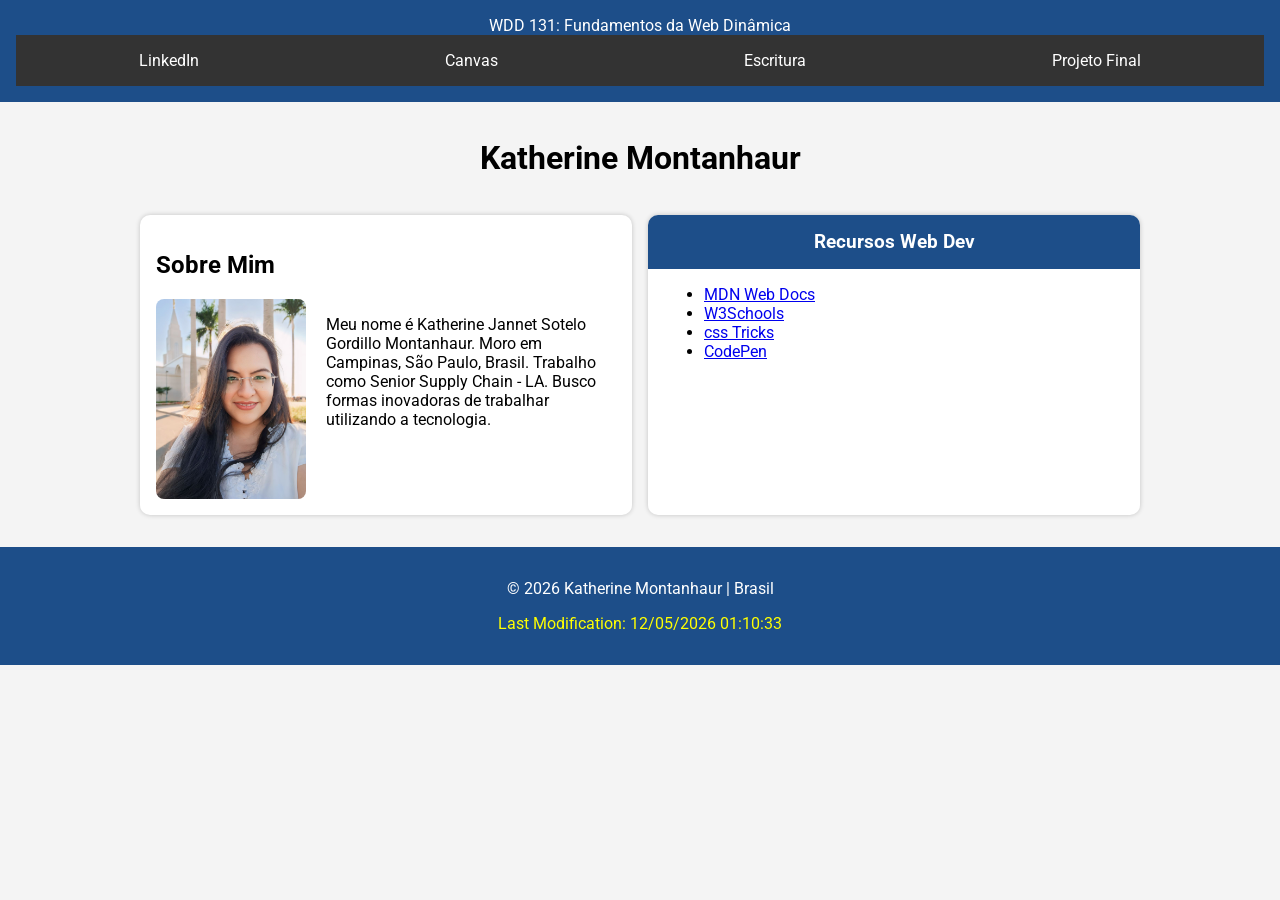
<file: index.html>
<!DOCTYPE html>
<html lang="pt-BR">

<head>
    <meta charset="UTF-8">
    <meta name="viewport" content="width=device-width, initial-scale=1.0">
    <title>WDD 131 – Fundamentos da Web Dinâmica - Katherine Montanhaur</title>

    <meta name="description"
        content="WDD 131 – Fundamentos da Web Dinâmica. Katherine Jannet Sotelo Gordillo Montanhaur. Página inicial do curso.">

    <meta name="author" content="Katherine Jannet Sotelo Gordillo Montanhaur">

    <link rel="stylesheet" href="estilos/base.css">

    <script src="scripts/obterdatas.js" defer></script>
    <link rel="preconnect" href="https://fonts.googleapis.com">
    <link rel="preconnect" href="https://fonts.gstatic.com" crossorigin>

    <link href="https://fonts.googleapis.com/css2?family=Roboto:wght@400;700&display=swap" rel="stylesheet">
</head>

<body>

    <header>
        <span id="course-title">
            WDD 131: Fundamentos da Web Dinâmica
        </span>

        <nav>
            <a href="https://www.linkedin.com/" target="_blank">LinkedIn</a>
            <a href="https://byupw.instructure.com/" target="_blank">Canvas</a>
            <a href="https://www.churchofjesuschrist.org/study/scriptures/bofm/1-ne/3?lang=por&id=p7#p7"
                target="_blank">
                Escritura
            </a>
            <a href="#">Projeto Final</a>
        </nav>
    </header>

    <main>
        <h1>Katherine Montanhaur</h1>

        <section class="card">
            <h2>Sobre Mim</h2>
            <div class="about">
                <img src="imagens/profile.jpg" alt="Foto de Katherine" class="profile">
                <p>
                    Meu nome é Katherine Jannet Sotelo Gordillo Montanhaur.
                    Moro em Campinas, São Paulo, Brasil.
                    Trabalho como Senior Supply Chain - LA.
                    Busco formas inovadoras de trabalhar utilizando a tecnologia.
                </p>
            </div>
        </section>

        <section class="card">
            <h3>Recursos Web Dev</h3>

            <ul>
                <li>
                    <a href="https://developer.mozilla.org/" target="_blank">
                        MDN Web Docs
                    </a>
                </li>
                <li>
                    <a href="https://www.w3schools.com/" target="_blank">
                        W3Schools
                    </a>
                </li>

                <li>
                    <a href="https://css-tricks.com/" target="_blank">
                        css Tricks
                    </a>
                </li>
                <li>
                    <a href="https://codepen.io/" target="_blank">
                        CodePen
                    </a>
                </li>
            </ul>
        </section>
    </main>

    <footer>
        <p>
            © <span id="currentyear"></span>
            Katherine Montanhaur | Brasil
        </p>

        <p id="lastModified"></p>
    </footer>

</body>

</html>
</file>
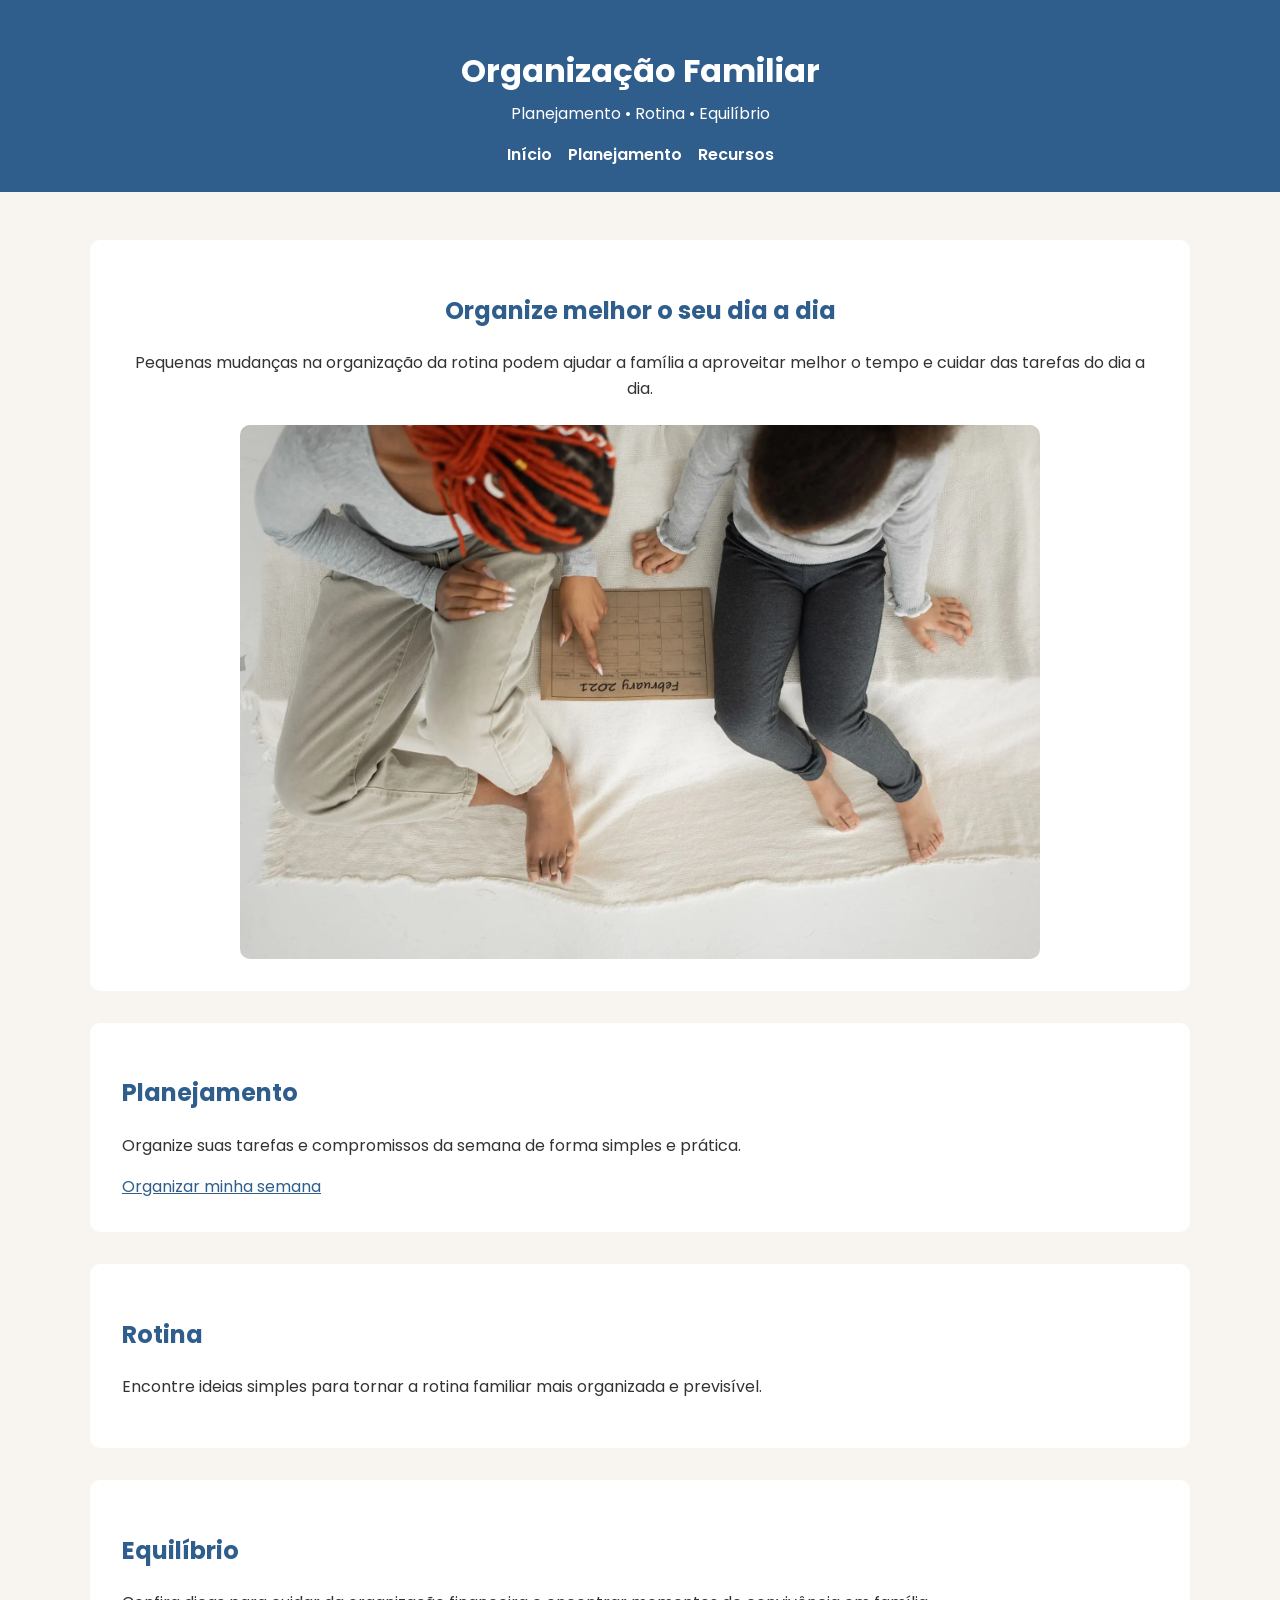
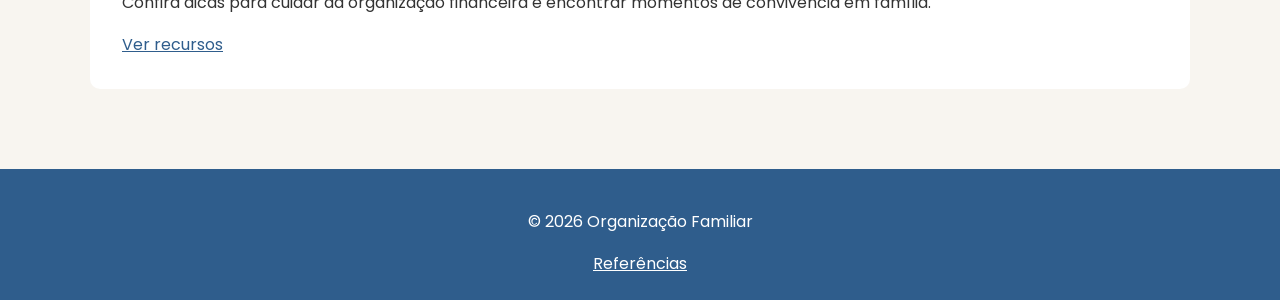
<file: projeto/index.html>
<!DOCTYPE html>
<html lang="pt-BR">

<head>
    <meta charset="UTF-8">
    <meta name="viewport" content="width=device-width, initial-scale=1.0">
    <meta name="description"
        content="Organização Familiar: dicas simples para ajudar famílias a organizar a rotina, o planejamento e o orçamento.">
    <meta name="author" content="Jannet">
    <title>Organização Familiar | Início</title>

    <link rel="preconnect" href="https://fonts.googleapis.com">
    <link rel="preconnect" href="https://fonts.gstatic.com" crossorigin>
    <link href="https://fonts.googleapis.com/css2?family=Poppins:wght@400;600;700&display=swap" rel="stylesheet">

    <link rel="stylesheet" href="estilos/base.css">
</head>

<body>

    <header>
        <h1>Organização Familiar</h1>
        <p>Planejamento • Rotina • Equilíbrio</p>

        <nav>
            <ul>
                <li><a href="index.html">Início</a></li>
                <li><a href="planejamento.html">Planejamento</a></li>
                <li><a href="recursos.html">Recursos</a></li>
            </ul>
        </nav>
    </header>

    <main>

        <section class="destaque">
            <h2>Organize melhor o seu dia a dia</h2>
        
            <p>
                Pequenas mudanças na organização da rotina podem ajudar a família
                a aproveitar melhor o tempo e cuidar das tarefas do dia a dia.
            </p>
        
            <img src="imagens/familia-organizacao.webp" 
            alt="Família organizando as atividades do dia em uma mesa"
            width="800"
            height="500"
            loading="lazy">
        </section>

        <section>
            <h2>Planejamento</h2>

            <p>
                Organize suas tarefas e compromissos da semana de forma simples
                e prática.
            </p>

            <a href="planejamento.html">Organizar minha semana</a>
        </section>

        <section>
            <h2>Rotina</h2>

            <p>
                Encontre ideias simples para tornar a rotina familiar mais
                organizada e previsível.
            </p>
        </section>

        <section>
            <h2>Equilíbrio</h2>

            <p>
                Confira dicas para cuidar da organização financeira e encontrar
                momentos de convivência em família.
            </p>

            <a href="recursos.html">Ver recursos</a>
        </section>

    </main>

    <footer>
        <p>&copy; 2026 Organização Familiar</p>
        <a href="referencias.html">Referências</a>
    </footer>

</body>

</html>
</file>
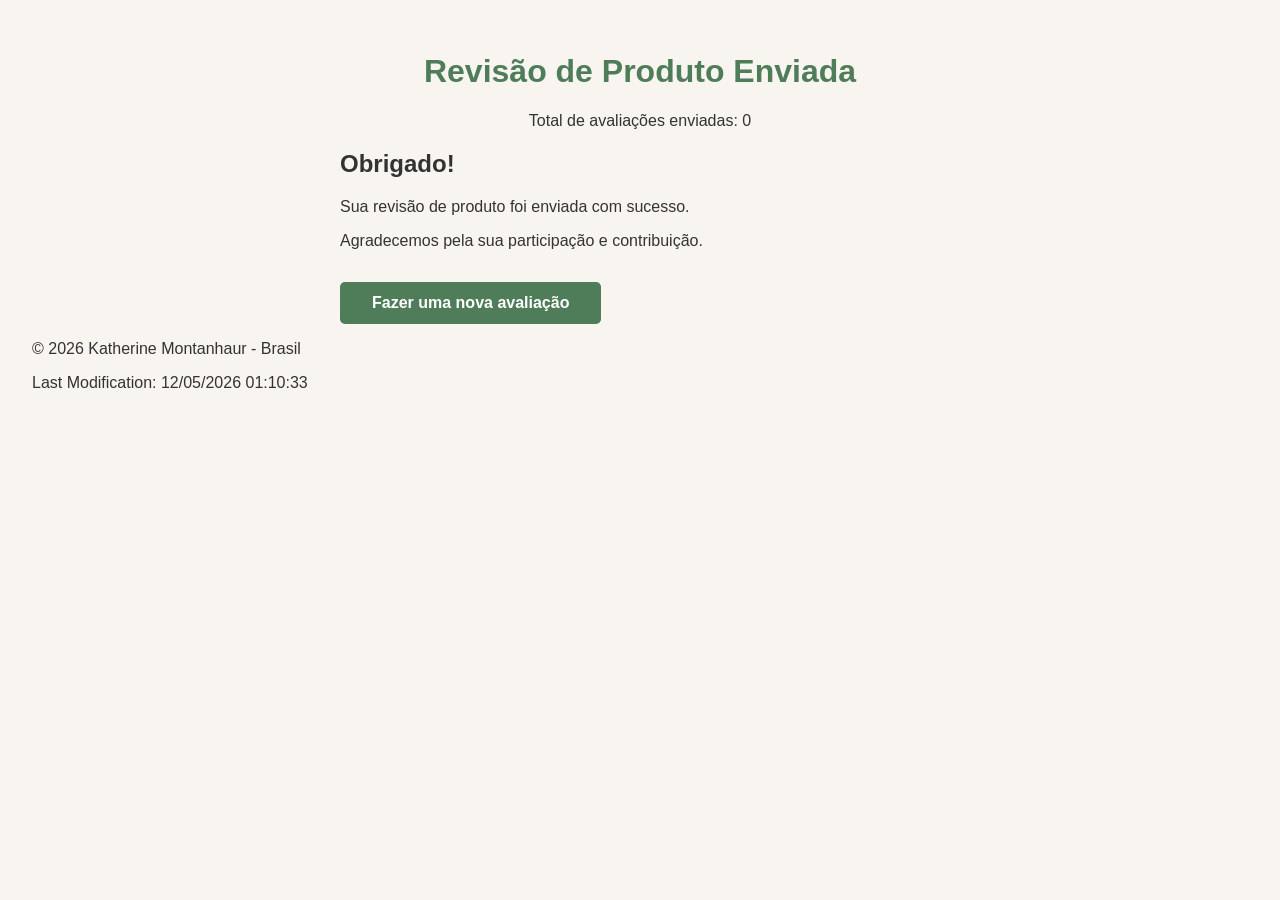
<file: avaliacao.html>
<!DOCTYPE html>
<html lang="pt-BR">

<head>
    <meta charset="UTF-8">

    <meta name="viewport" content="width=device-width, initial-scale=1.0">

    <meta name="description"
        content="Página de confirmação da revisão de produto enviada pelo usuário, mostrando o total de avaliações registradas.">

    <meta name="author" content="Katherine Montanhaur">

    <title>Revisão de Produto Enviada</title>

    <link rel="stylesheet" href="estilos/formulario.css">

    <script src="scripts/avaliacao.js" defer></script>
    <script src="scripts/obterdatas.js" defer></script>
</head>


<body>

    <header>

        <h1>Revisão de Produto Enviada</h1>

        <p>
            Total de avaliações enviadas:
            <span id="contador">0</span>
        </p>

    </header>


    <main>

        <h2>Obrigado!</h2>

        <p>
            Sua revisão de produto foi enviada com sucesso.
        </p>

        <p>
            Agradecemos pela sua participação e contribuição.
        </p>

        <p>
            <a href="formulario.html" class="botao">
                Fazer uma nova avaliação
            </a>
        </p>

    </main>


    <footer>

        <p>
            &copy; <span id="currentyear"></span> Katherine Montanhaur - Brasil
        </p>

        <p id="lastModified"></p>

    </footer>


</body>

</html>
</file>
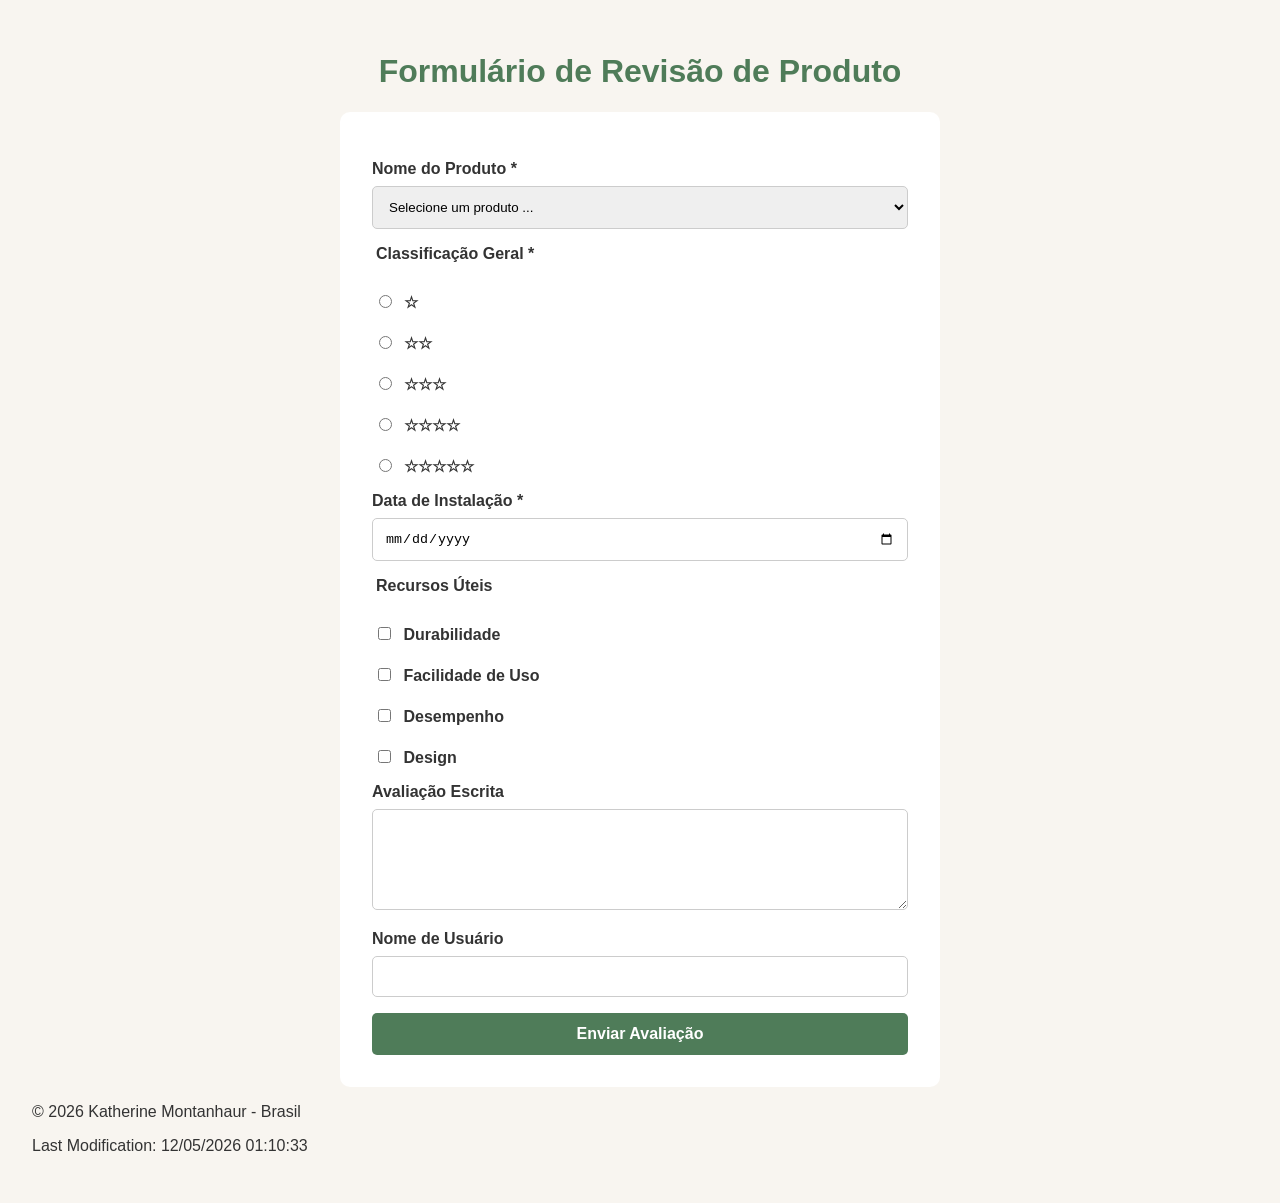
<file: formulario.html>
<!DOCTYPE html>
<html lang="pt-BR">

<head>
    <meta charset="UTF-8">

    <meta name="viewport" content="width=device-width, initial-scale=1.0">

    <meta name="description"
        content="Formulário de avaliação de produtos para registrar classificação, recursos úteis e comentários sobre a experiência do usuário.">

    <meta name="author" content="Katherine Montanhaur">

    <title>Formulário de Revisão de Produto</title>

    <link rel="stylesheet" href="estilos/formulario.css">

    <script src="scripts/formulario.js" defer></script>
    <script src="scripts/obterdatas.js" defer></script>
</head>


<body>

    <header>

        <h1>Formulário de Revisão de Produto</h1>

    </header>


    <main>

        <form method="get" action="avaliacao.html">


            <div>

                <label for="produto">
                    Nome do Produto <span>*</span>
                </label>

                <select id="produto" name="produto" required>
                    <option value="" disabled selected>Selecione um produto ...</option>
                    <option value="fc-1888">Capacitor de fluxo</option>
                </select>

            </div>



            <fieldset>

                <legend>Classificação Geral <span>*</span></legend>


                <label for="nota1">
                    <input type="radio" id="nota1" name="classificacao" value="1" required>
                    ☆
                </label>


                <label for="nota2">
                    <input type="radio" id="nota2" name="classificacao" value="2" required>
                    ☆☆
                </label>


                <label for="nota3">
                    <input type="radio" id="nota3" name="classificacao" value="3" required>
                    ☆☆☆
                </label>


                <label for="nota4">
                    <input type="radio" id="nota4" name="classificacao" value="4" required>
                    ☆☆☆☆
                </label>


                <label for="nota5">
                    <input type="radio" id="nota5" name="classificacao" value="5" required>
                    ☆☆☆☆☆
                </label>


            </fieldset>



            <div>

                <label for="instalacao">
                    Data de Instalação <span>*</span>
                </label>

                <input type="date" id="instalacao" name="instalacao" required>

            </div>



            <fieldset>

                <legend>Recursos Úteis</legend>


                <label for="durabilidade">

                    <input type="checkbox" id="durabilidade" name="recursos" value="Durabilidade">

                    Durabilidade

                </label>


                <label for="facilidade">

                    <input type="checkbox" id="facilidade" name="recursos" value="Facilidade de Uso">

                    Facilidade de Uso

                </label>


                <label for="desempenho">

                    <input type="checkbox" id="desempenho" name="recursos" value="Desempenho">

                    Desempenho

                </label>


                <label for="design">

                    <input type="checkbox" id="design" name="recursos" value="Design">

                    Design

                </label>


            </fieldset>



            <div>

                <label for="avaliacao">
                    Avaliação Escrita
                </label>


                <textarea id="avaliacao" name="avaliacao" rows="5"></textarea>

            </div>



            <div>

                <label for="usuario">
                    Nome de Usuário
                </label>


                <input type="text" id="usuario" name="usuario">

            </div>



            <div>

                <input class="botao" type="submit" value="Enviar Avaliação">

            </div>


        </form>


    </main>



    <footer>


        <p>
            &copy; <span id="currentyear"></span> Katherine Montanhaur - Brasil
        </p>


        <p id="lastModified"></p>


    </footer>



</body>

</html>
</file>
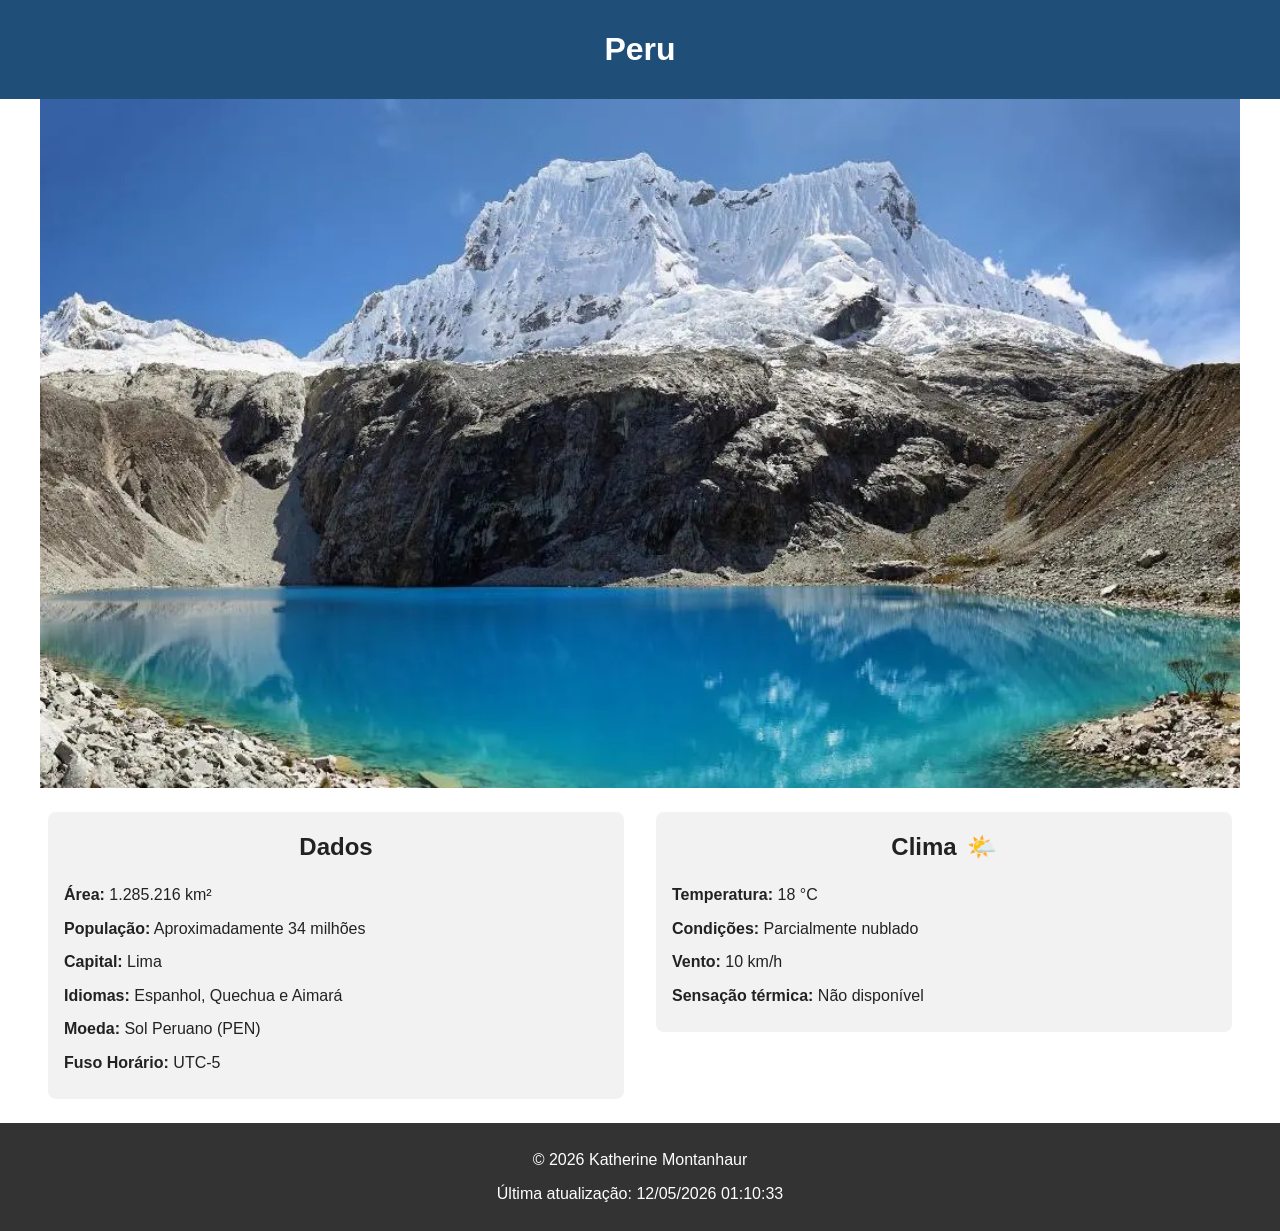
<file: local.html>
<!DOCTYPE html>
<html lang="pt-BR">

<head>
    <meta charset="UTF-8">
    <meta name="viewport" content="width=device-width, initial-scale=1.0">

    <title>Peru | Página do País - WDD 131</title>

    <meta name="description" content="Página do país Peru desenvolvida para a atividade WDD 131 da BYU-Idaho.">

    <meta name="author" content="Katherine Montanhaur">

    <link rel="stylesheet" href="estilos/local.css">

    <script src="scripts/local.js" defer></script>
</head>

<body>

    <header>
        <h1>Peru</h1>
    </header>

    <main>

        <picture>
            <source srcset="imagens/peru-large.webp" media="(min-width: 768px)">

            <img src="imagens/peru-small.webp" alt="Machu Picchu, antigo sítio arqueológico dos Incas no Peru"
                width="600" height="400" decoding="async">
        </picture>

        <section class="data">

            <h2>Dados</h2>

            <ul>
                <li><strong>Área:</strong> 1.285.216 km²</li>
                <li><strong>População:</strong> Aproximadamente 34 milhões</li>
                <li><strong>Capital:</strong> Lima</li>
                <li><strong>Idiomas:</strong> Espanhol, Quechua e Aimará</li>
                <li><strong>Moeda:</strong> Sol Peruano (PEN)</li>
                <li><strong>Fuso Horário:</strong> UTC-5</li>
            </ul>

        </section>

        <section class="weather">

            <h2 class="weather-title">Clima</h2>

            <img src="imagens/weather.svg" alt="Ícone representando o clima" class="weather-icon">

            <ul>
                <li><strong>Temperatura:</strong> 18 °C</li>
                <li><strong>Condições:</strong> Parcialmente nublado</li>
                <li><strong>Vento:</strong> 10 km/h</li>
                <li>
                    <strong>Sensação térmica:</strong>
                    <span id="windchill"></span>
                </li>
            </ul>

        </section>

    </main>

    <footer>

        <p>
            © <span id="currentyear"></span> Katherine Montanhaur
        </p>

        <p id="lastModified"></p>

    </footer>

</body>

</html>
</file>
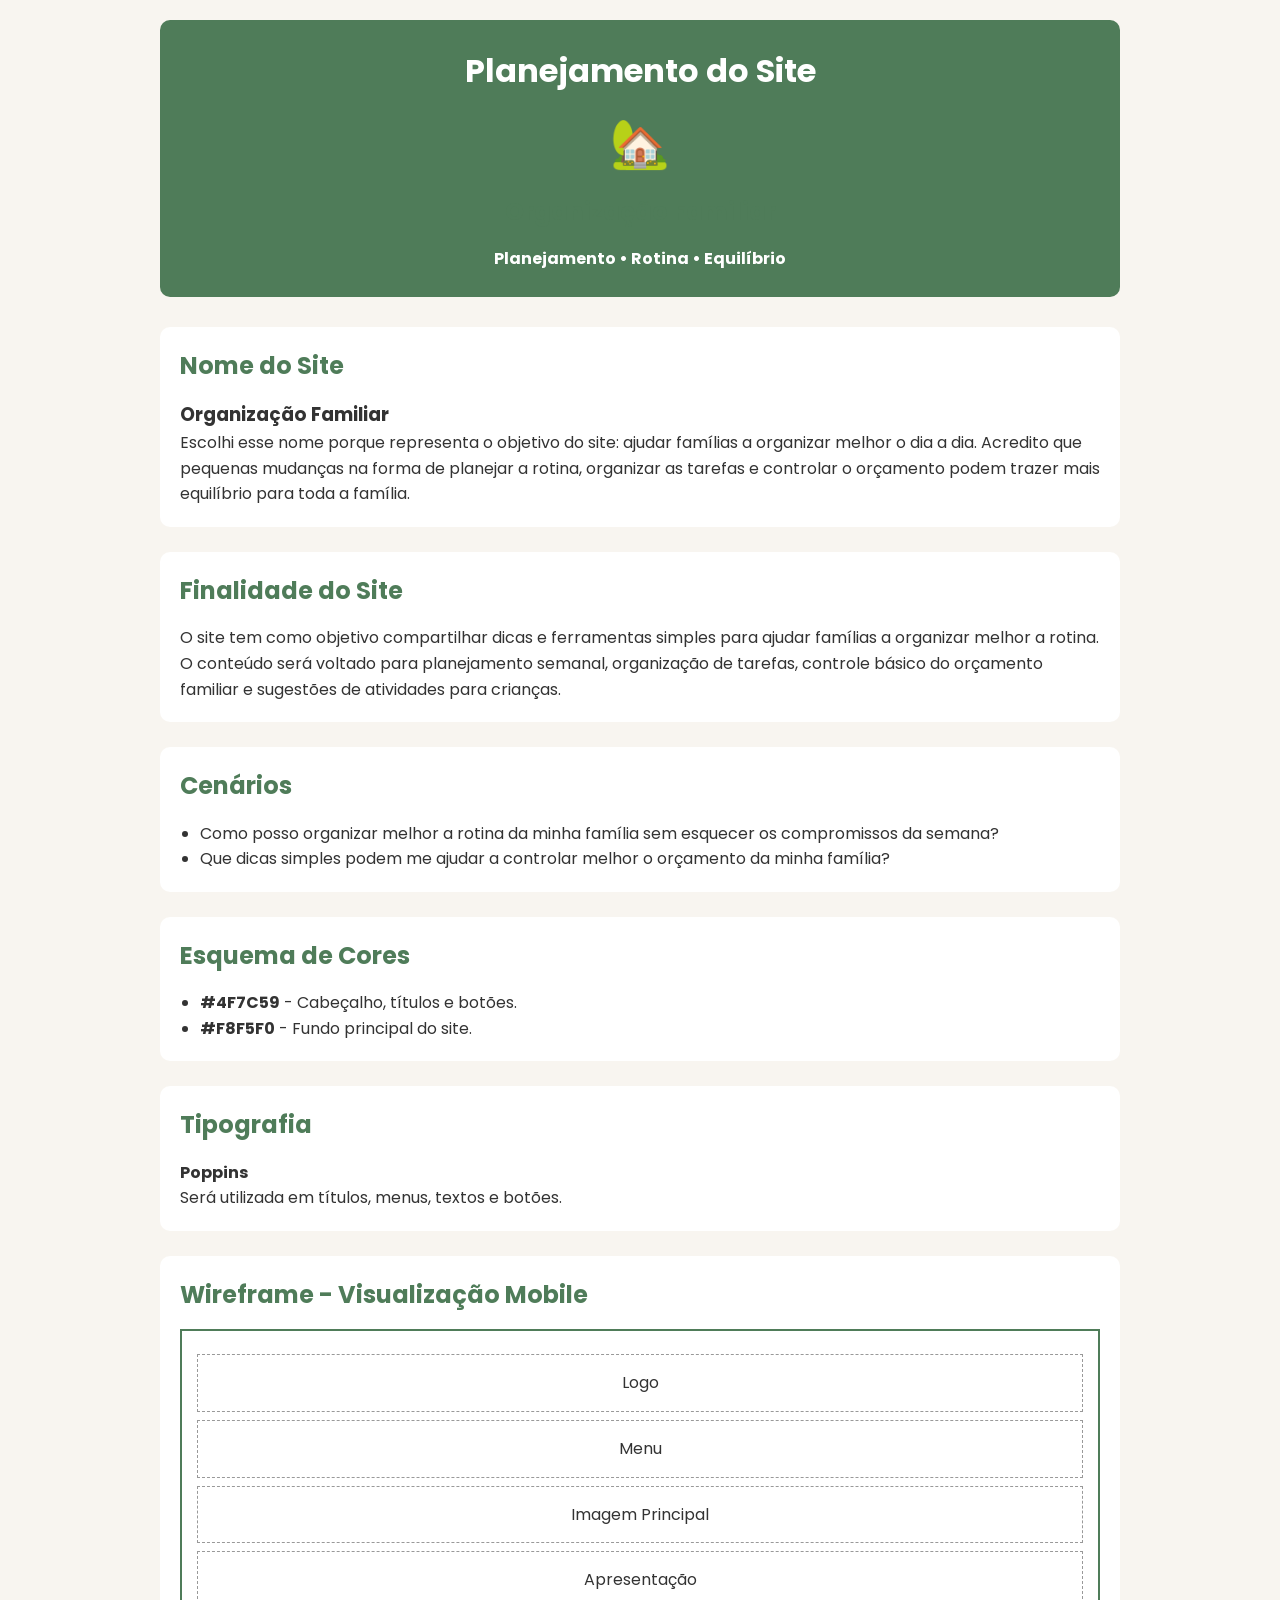
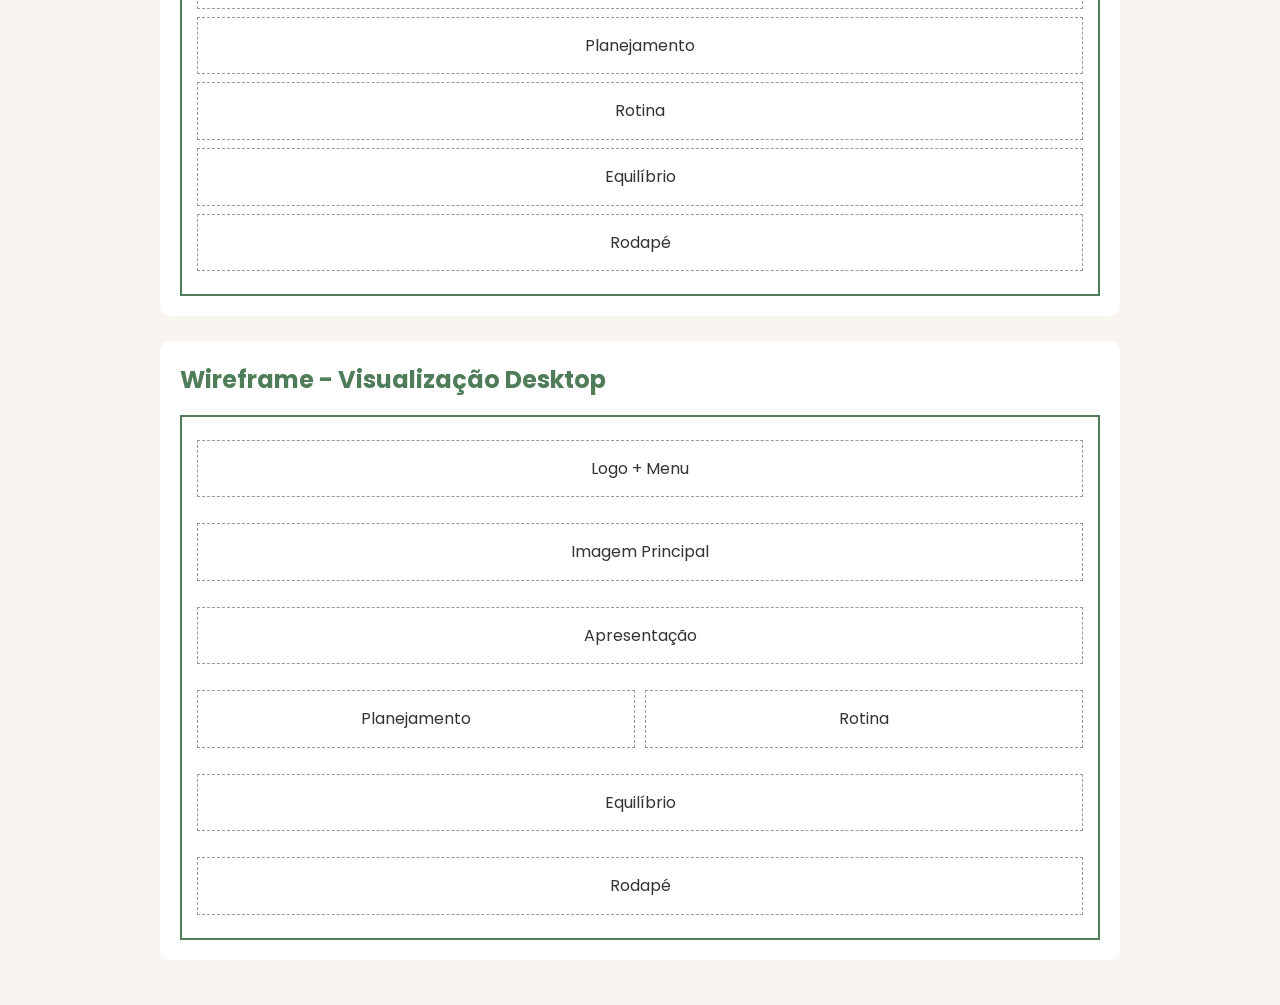
<file: planejamentodosite.html>
<!DOCTYPE html>
<html lang="pt-BR">

<head>
    <meta charset="UTF-8">
    <meta name="viewport" content="width=device-width, initial-scale=1.0">
    <meta name="description" content="Planejamento do site Organização Familiar">
    <meta name="author" content="Jannet">
    <title>Planejamento do Site - Organização Familiar</title>

    <link rel="preconnect" href="https://fonts.googleapis.com">
    <link rel="preconnect" href="https://fonts.gstatic.com" crossorigin>
    <link href="https://fonts.googleapis.com/css2?family=Poppins:wght@400;600;700&display=swap" rel="stylesheet">

    <link rel="stylesheet" href="estilos/planejamentodosite.css">
</head>

<body>

    <header>
        <h1>Planejamento do Site</h1>
        <div class="logo">
            🏡
        </div>
        <h2>Organização Familiar</h2>
        <p><strong>Planejamento • Rotina • Equilíbrio</strong></p>
    </header>

    <main>

        <section>
            <h2>Nome do Site</h2>

            <h3>Organização Familiar</h3>

            <p>
                Escolhi esse nome porque representa o objetivo do site: ajudar famílias
                a organizar melhor o dia a dia. Acredito que pequenas mudanças na forma
                de planejar a rotina, organizar as tarefas e controlar o orçamento podem
                trazer mais equilíbrio para toda a família.
            </p>
        </section>

        <section>
            <h2>Finalidade do Site</h2>

            <p>
                O site tem como objetivo compartilhar dicas e ferramentas simples para
                ajudar famílias a organizar melhor a rotina. O conteúdo será voltado para
                planejamento semanal, organização de tarefas, controle básico do orçamento
                familiar e sugestões de atividades para crianças.
            </p>
        </section>

        <section>
            <h2>Cenários</h2>

            <ul>
                <li>Como posso organizar melhor a rotina da minha família sem esquecer os compromissos da semana?</li>

                <li>Que dicas simples podem me ajudar a controlar melhor o orçamento da minha família?</li>
            </ul>

        </section>

        <section>
            <h2>Esquema de Cores</h2>

            <ul>
                <li><strong>#4F7C59</strong> - Cabeçalho, títulos e botões.</li>
                <li><strong>#F8F5F0</strong> - Fundo principal do site.</li>
            </ul>

        </section>

        <section>
            <h2>Tipografia</h2>

            <p><strong>Poppins</strong></p>

            <p>
                Será utilizada em títulos, menus, textos e botões.
            </p>

        </section>

        <section>

            <h2>Wireframe - Visualização Mobile</h2>

            <div class="wireframe mobile">

                <div>Logo</div>
                <div>Menu</div>
                <div>Imagem Principal</div>
                <div>Apresentação</div>
                <div>Planejamento</div>
                <div>Rotina</div>
                <div>Equilíbrio</div>
                <div>Rodapé</div>

            </div>

        </section>

        <section>

            <h2>Wireframe - Visualização Desktop</h2>

            <div class="wireframe desktop">

                <div class="full">Logo + Menu</div>

                <div class="full">Imagem Principal</div>

                <div class="full">Apresentação</div>

                <div>Planejamento</div>
                <div>Rotina</div>

                <div class="full">Equilíbrio</div>

                <div class="full">Rodapé</div>

            </div>

        </section>

    </main>

</body>

</html>
</file>
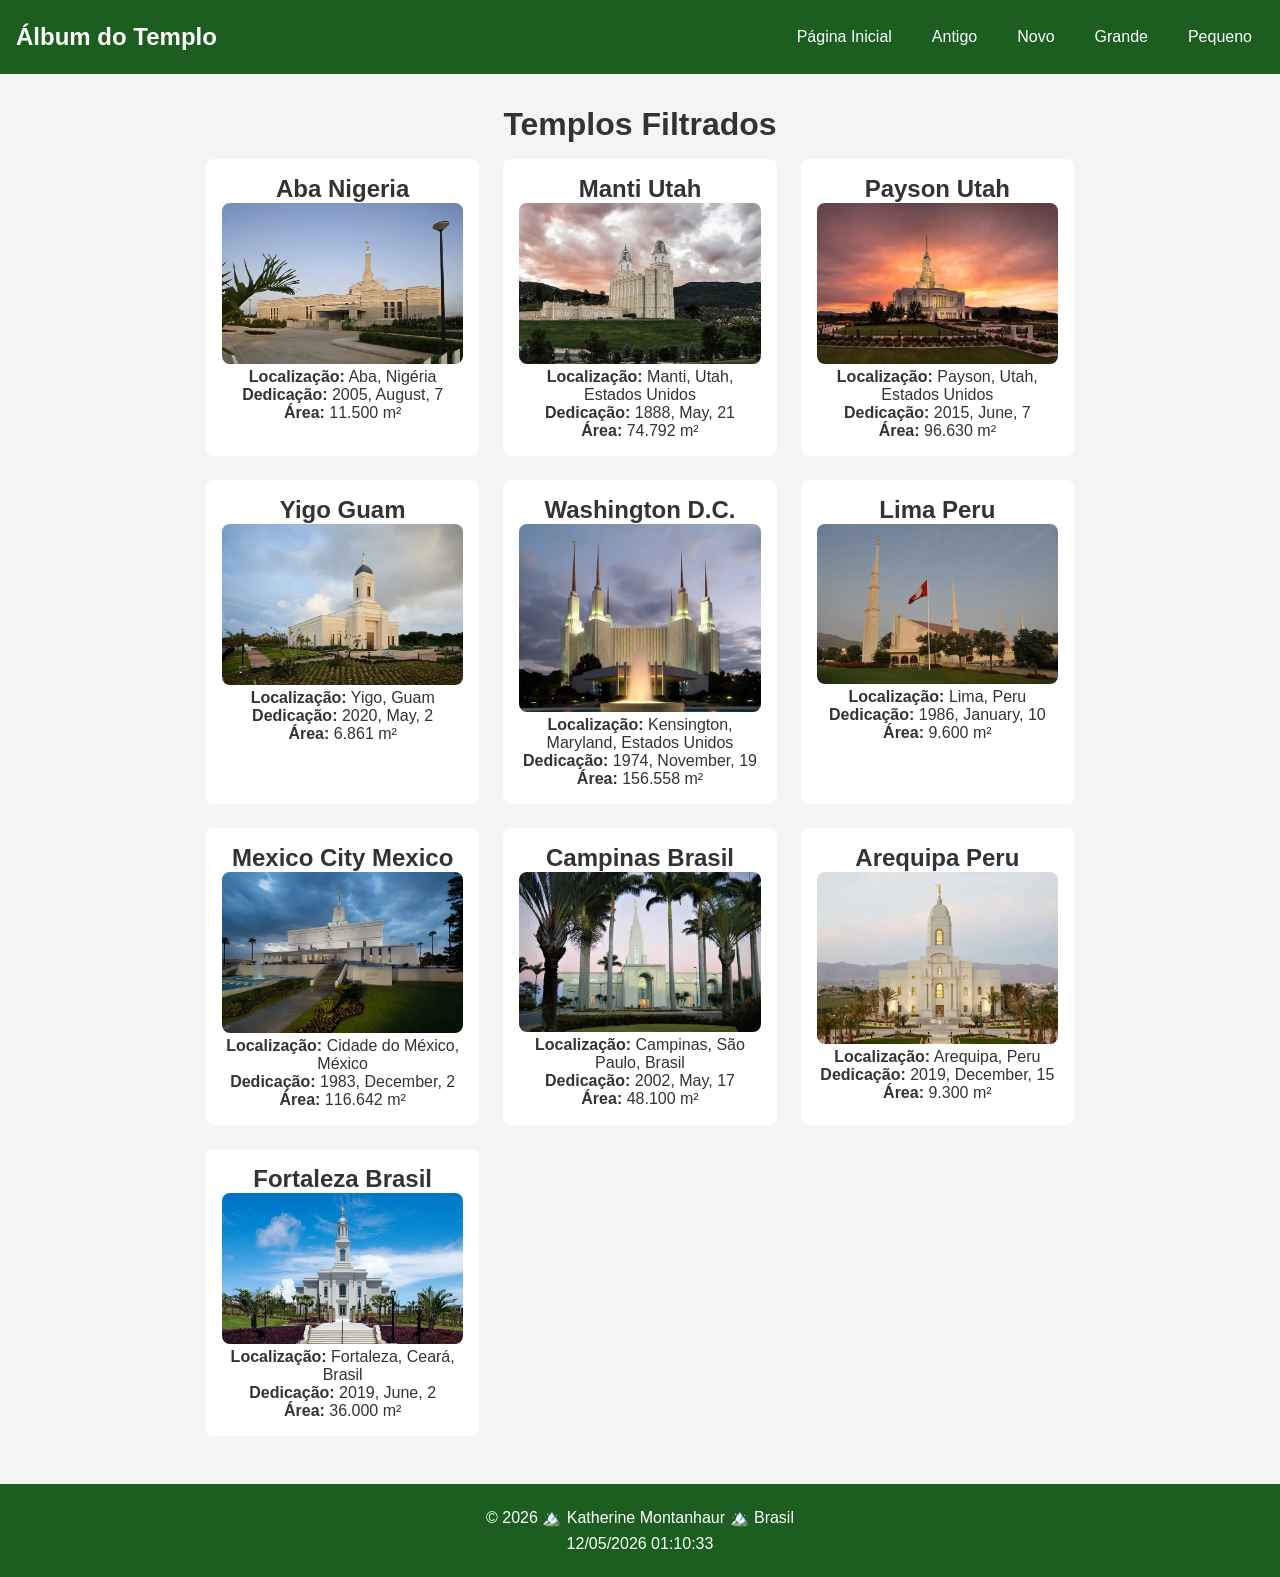
<file: templos-filtrados.html>
<!DOCTYPE html>
<html lang="pt-BR">

<head>
    <meta charset="UTF-8">
    <meta name="viewport" content="width=device-width, initial-scale=1.0">
    <meta name="description" content="Álbum de imagens de templos com filtros e informações de diferentes templos.">
    <meta name="author" content="Katherine Montanhaur">

    <title>Álbum de Templos Filtrados | WDD 131</title>

    <link rel="stylesheet" href="estilos/templos-filtrados.css">
    <link rel="stylesheet" href="estilos/templos-grande.css">

    <script src="scripts/templos-filtrados.js" defer></script>
</head>

<body>

    <header>
        <h2>Álbum do Templo</h2>

        <button id="menu" aria-label="Abrir menu">☰</button>

        <nav id="nav-menu">
            <a href="#" id="home">Página Inicial</a>
            <a href="#" id="old">Antigo</a>
            <a href="#" id="new">Novo</a>
            <a href="#" id="large">Grande</a>
            <a href="#" id="small">Pequeno</a>
        </nav>
    </header>

    <main>
        <h1>Templos Filtrados</h1>

        <section id="temple-container" class="galeria">
            <!-- Os cartões dos templos serão criados dinamicamente pelo JavaScript -->
        </section>
    </main>

    <footer>
        <p>
            &copy; <span id="currentyear"></span> 🏔️ Katherine Montanhaur 🏔️ Brasil
        </p>

        <p id="lastModified"></p>
    </footer>

</body>

</html>
</file>
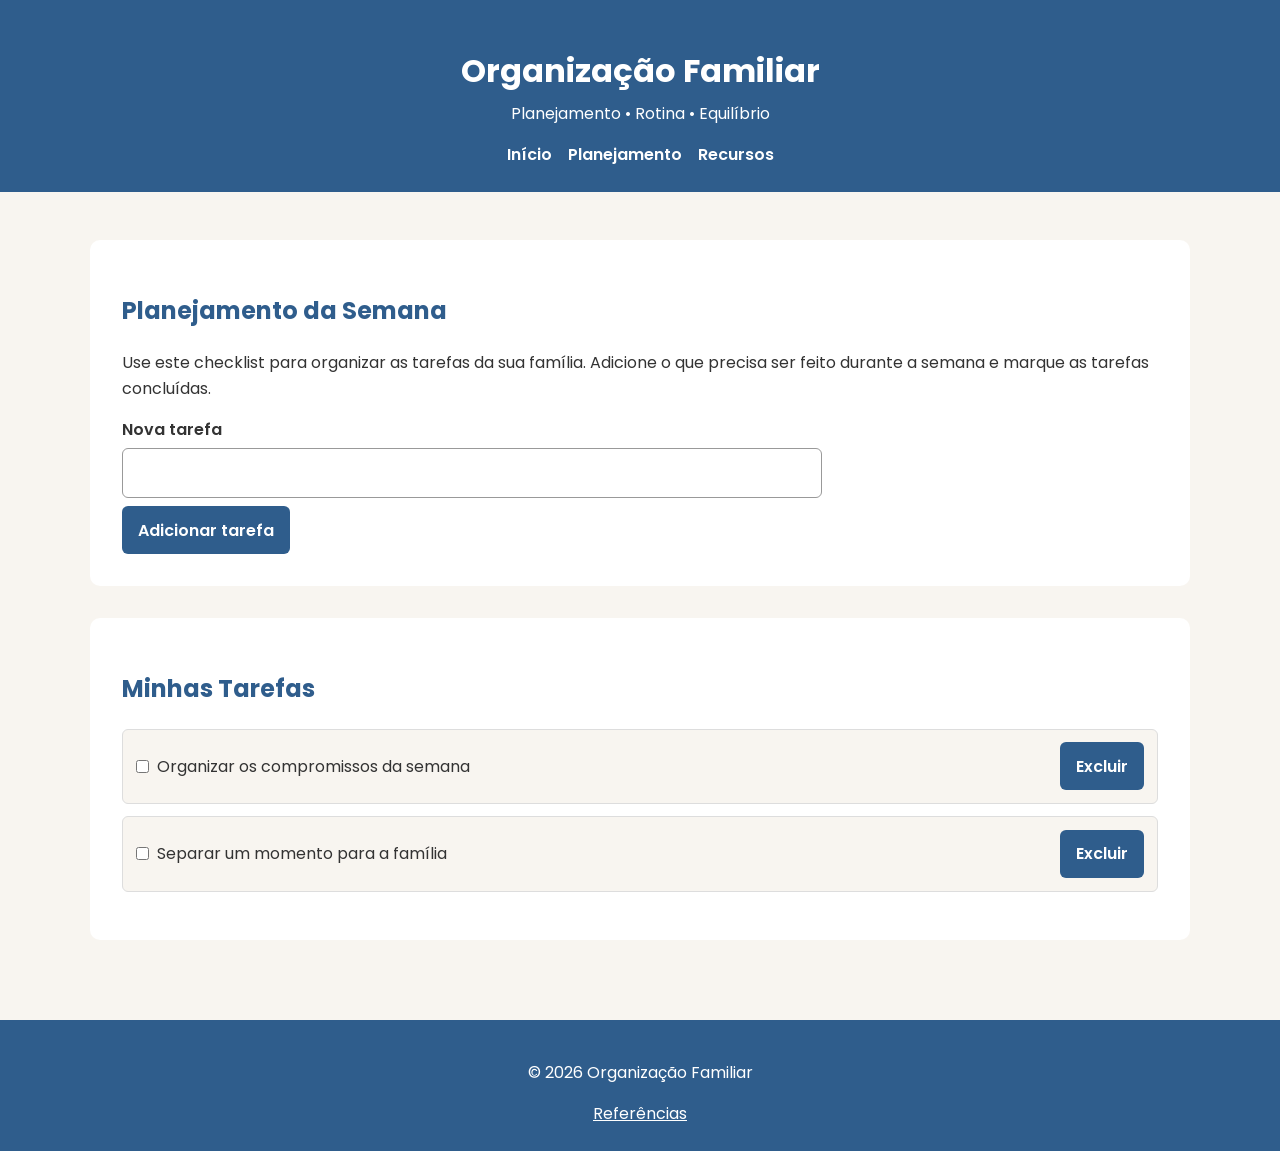
<file: projeto/planejamento.html>
<!DOCTYPE html>
<html lang="pt-BR">

<head>
    <meta charset="UTF-8">
    <meta name="viewport" content="width=device-width, initial-scale=1.0">
    <meta name="description" content="Organize as tarefas da semana com um checklist simples para a família.">
    <meta name="author" content="Jannet">
    <title>Planejamento | Organização Familiar</title>

    <link rel="preconnect" href="https://fonts.googleapis.com">
    <link rel="preconnect" href="https://fonts.gstatic.com" crossorigin>
    <link href="https://fonts.googleapis.com/css2?family=Poppins:wght@400;600;700&display=swap" rel="stylesheet">
    
    <link rel="stylesheet" href="estilos/base.css">
</head>

<body>

    <header>
        <h1>Organização Familiar</h1>
        <p>Planejamento • Rotina • Equilíbrio</p>

        <nav>
            <ul>
                <li><a href="index.html">Início</a></li>
                <li><a href="planejamento.html">Planejamento</a></li>
                <li><a href="recursos.html">Recursos</a></li>
            </ul>
        </nav>
    </header>

    <main>

        <section>
            <h2>Planejamento da Semana</h2>

            <p>
                Use este checklist para organizar as tarefas da sua família.
                Adicione o que precisa ser feito durante a semana e marque
                as tarefas concluídas.
            </p>

            <form id="form-tarefa">
                <label for="nova-tarefa">Nova tarefa</label>
                <input type="text" id="nova-tarefa" name="nova-tarefa" required>

                <button type="submit">Adicionar tarefa</button>
            </form>
        </section>

        <section>
            <h2>Minhas Tarefas</h2>

            <ul id="lista-tarefas">
            </ul>
        </section>

    </main>

    <footer>
        <p>&copy; 2026 Organização Familiar</p>
        <a href="referencias.html">Referências</a>
    </footer>

    <script src="scripts/planejamento.js"></script>

</body>

</html>
</file>
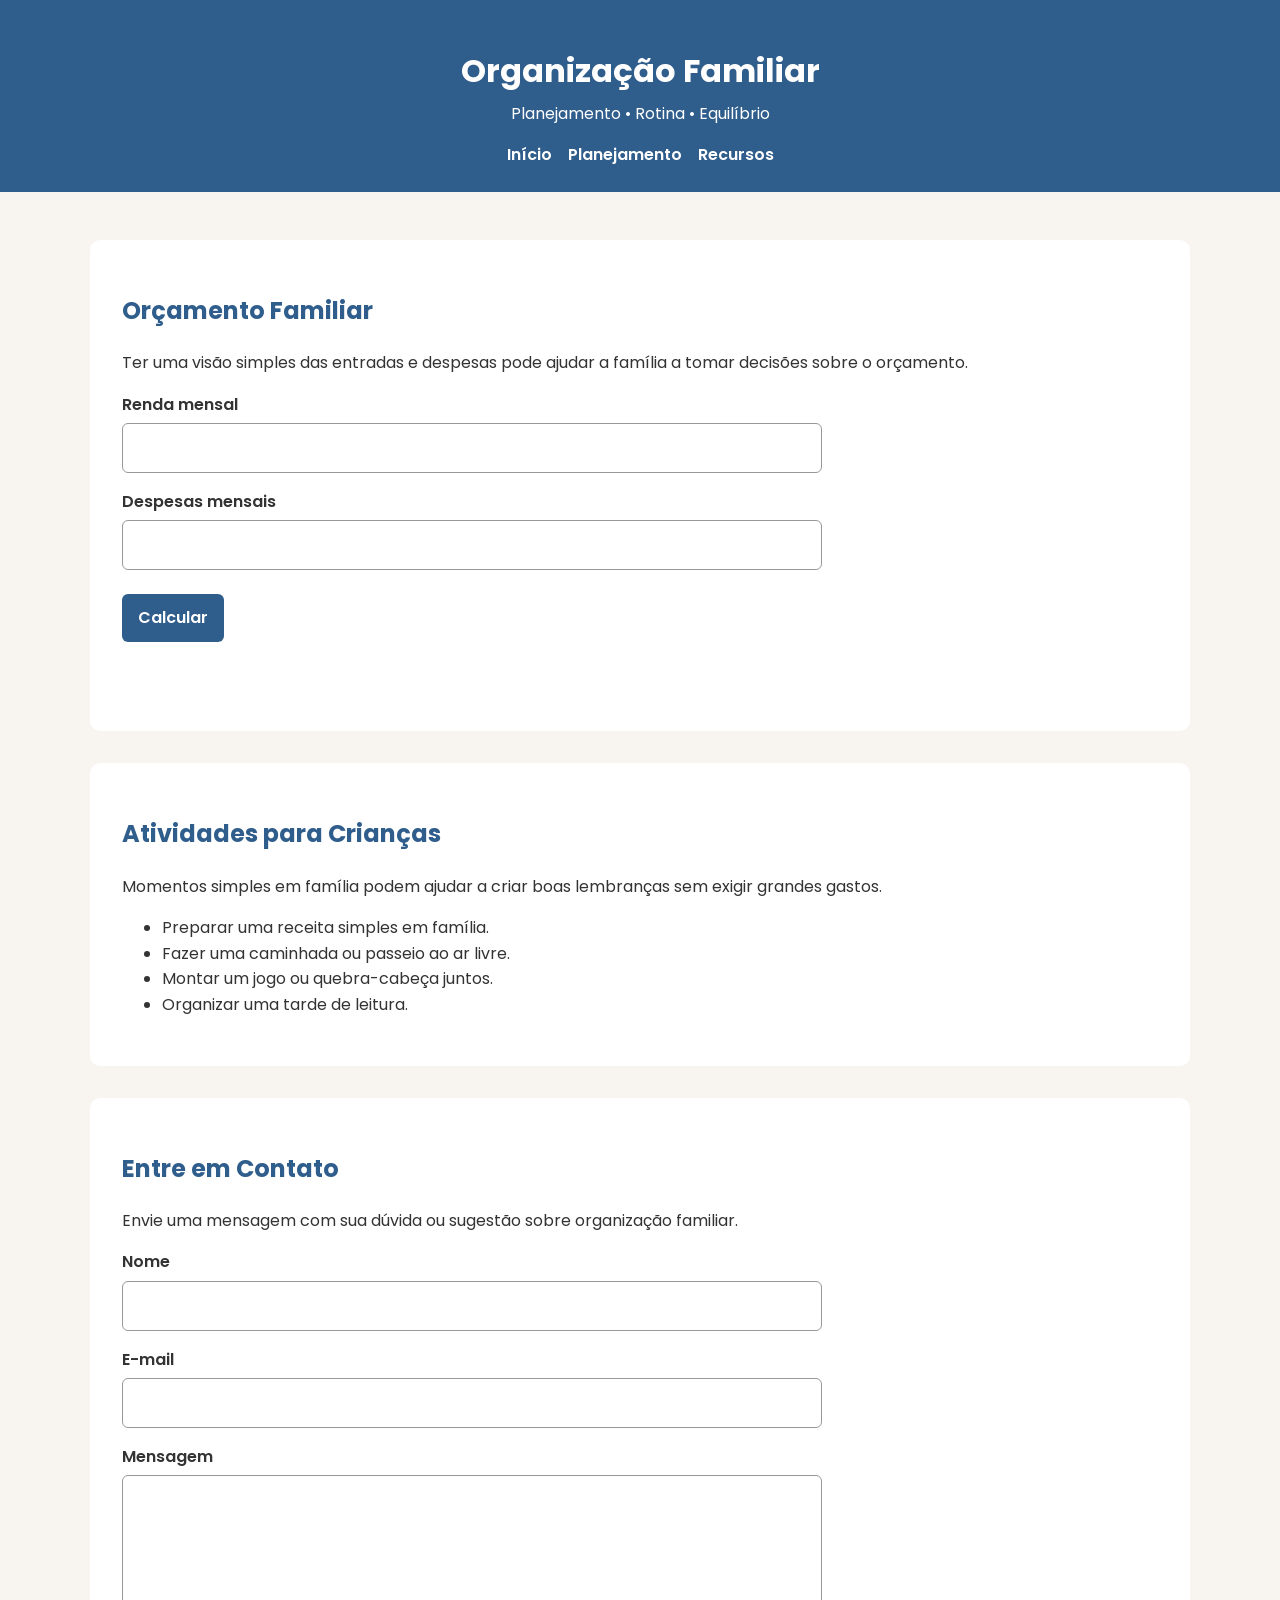
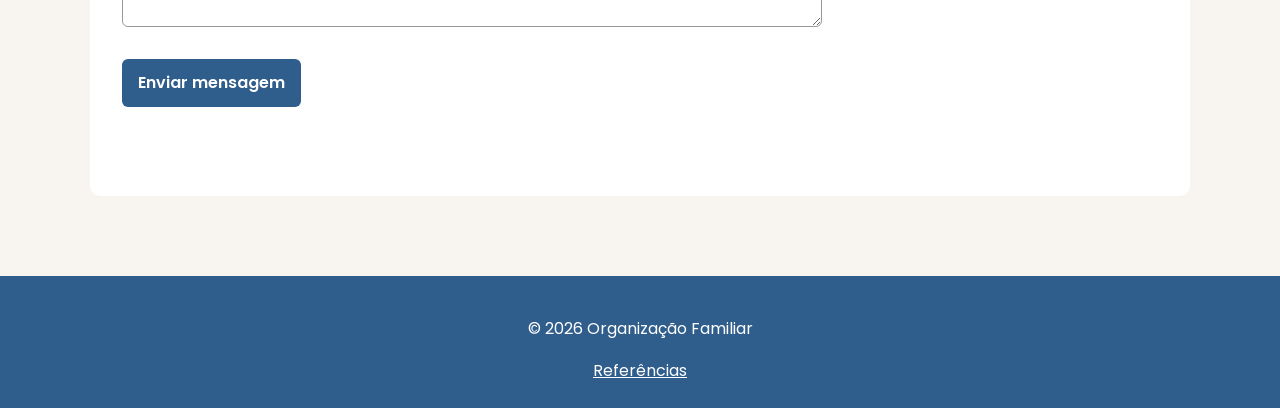
<file: projeto/recursos.html>
<!DOCTYPE html>
<html lang="pt-BR">

<head>
    <meta charset="UTF-8">
    <meta name="viewport" content="width=device-width, initial-scale=1.0">
    <meta name="description"
        content="Recursos simples para ajudar famílias com o orçamento, a organização e atividades para crianças.">
    <meta name="author" content="Jannet">
    <title>Recursos | Organização Familiar</title>

    <link rel="preconnect" href="https://fonts.googleapis.com">
    <link rel="preconnect" href="https://fonts.gstatic.com" crossorigin>
    <link href="https://fonts.googleapis.com/css2?family=Poppins:wght@400;600;700&display=swap" rel="stylesheet">
    
    <link rel="stylesheet" href="estilos/base.css">
</head>

<body>

    <header>
        <h1>Organização Familiar</h1>
        <p>Planejamento • Rotina • Equilíbrio</p>

        <nav>
            <ul>
                <li><a href="index.html">Início</a></li>
                <li><a href="planejamento.html">Planejamento</a></li>
                <li><a href="recursos.html">Recursos</a></li>
            </ul>
        </nav>
    </header>

    <main>

        <section>
            <h2>Orçamento Familiar</h2>

            <p>
                Ter uma visão simples das entradas e despesas pode ajudar
                a família a tomar decisões sobre o orçamento.
            </p>

            <form id="form-orcamento">

                <div>
                    <label for="renda">Renda mensal</label>
                    <input type="number" id="renda" name="renda" min="0" step="0.01" required>
                </div>

                <div>
                    <label for="despesas">Despesas mensais</label>
                    <input type="number" id="despesas" name="despesas" min="0" step="0.01" required>
                </div>

                <button type="submit">Calcular</button>

            </form>

            <p id="resultado-orcamento"></p>
        </section>

        <section>
            <h2>Atividades para Crianças</h2>

            <p>
                Momentos simples em família podem ajudar a criar boas lembranças
                sem exigir grandes gastos.
            </p>

            <ul>
                <li>Preparar uma receita simples em família.</li>
                <li>Fazer uma caminhada ou passeio ao ar livre.</li>
                <li>Montar um jogo ou quebra-cabeça juntos.</li>
                <li>Organizar uma tarde de leitura.</li>
            </ul>
        </section>

        <section>
            <h2>Entre em Contato</h2>

            <p>
                Envie uma mensagem com sua dúvida ou sugestão sobre organização familiar.
            </p>

            <form id="form-contato">

                <div>
                    <label for="nome">Nome</label>
                    <input type="text" id="nome" name="nome" autocomplete="name" required>
                </div>

                <div>
                    <label for="email">E-mail</label>
                    <input type="email" id="email" name="email" autocomplete="email" required>
                </div>

                <div>
                    <label for="mensagem">Mensagem</label>
                    <textarea id="mensagem" name="mensagem" rows="5" required></textarea>
                </div>

                <button type="submit">Enviar mensagem</button>

            </form>

            <p id="mensagem-formulario"></p>
        </section>

    </main>

    <footer>
        <p>&copy; 2026 Organização Familiar</p>
        <a href="referencias.html">Referências</a>
    </footer>

    <script src="scripts/recursos.js"></script>

</body>

</html>
</file>
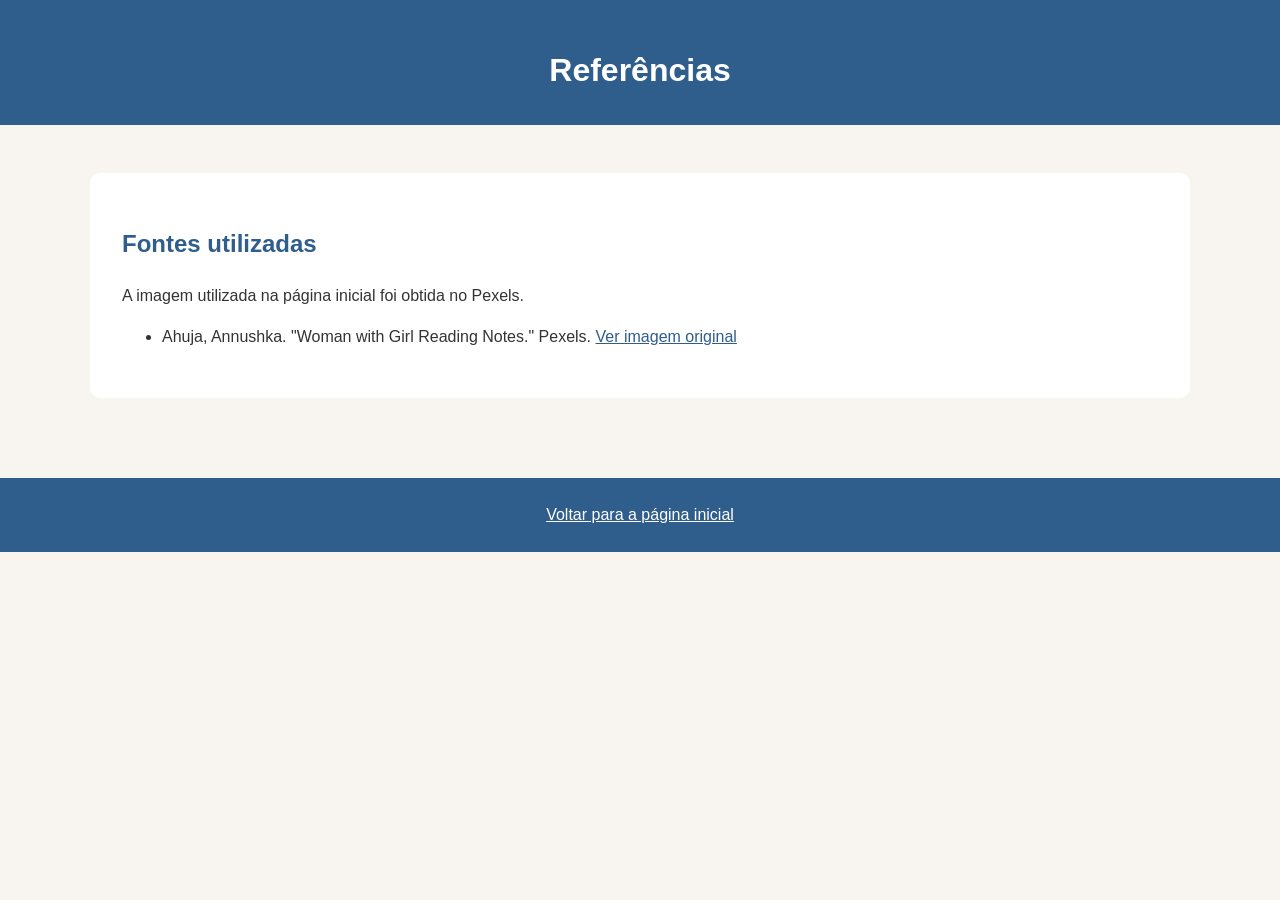
<file: projeto/referencias.html>
<!DOCTYPE html>
<html lang="pt-BR">

<head>
    <meta charset="UTF-8">
    <meta name="viewport" content="width=device-width, initial-scale=1.0">
    <meta name="description" content="Referências utilizadas no site Organização Familiar.">
    <meta name="author" content="Jannet">
    <title>Referências | Organização Familiar</title>
    
    <link rel="stylesheet" href="estilos/base.css">
</head>

<body>

    <header>
        <h1>Referências</h1>
    </header>

    <main>
    
        <section>
            <h2>Fontes utilizadas</h2>
    
            <p>
                A imagem utilizada na página inicial foi obtida no Pexels.
            </p>
    
            <ul>
                <li>
                    Ahuja, Annushka. "Woman with Girl Reading Notes."
                    Pexels.
                    <a href="https://www.pexels.com/photo/woman-with-girl-reading-notes-7352884/" target="_blank"
                        rel="noopener noreferrer">
                        Ver imagem original
                    </a>
                </li>
            </ul>
        </section>
    
    </main>

    <footer>
        <a href="index.html">Voltar para a página inicial</a>
    </footer>

</body>

</html>
</file>
<file: estilos/base.css>
body {
    font-family: 'Roboto', Arial, sans-serif;
    margin: 0;
    background-color: #f4f4f4;
}

header {
    background-color: #1d4e89;
    color: white;
    text-align: center;
    padding: 1rem;
}

nav {
    display: flex;
    justify-content: space-around;
    background-color: #333;
}

nav a {
    color: white;
    text-decoration: none;
    padding: 1rem;
}

nav a:hover {
    background-color: #f0c808;
    color: black;
}

main {
    max-width: 1000px;
    margin: auto;
    padding: 1rem;

    display: grid;
    grid-template-columns: 1fr 1fr;
    gap: 1rem;
}

main h1 {
    grid-column: 1 / 3;
    text-align: center;
}

.card {
    background: white;
    border-radius: 10px;
    padding: 1rem;
    box-shadow: 0 0 5px rgba(0, 0, 0, .2);
}

.card h3 {
    background-color: #1d4e89;
    color: white;
    margin: -1rem -1rem 1rem -1rem;
    padding: 1rem;
    text-align: center;
    border-radius: 10px 10px 0 0;
}

footer {
    text-align: center;
    background-color: #1d4e89;
    color: white;
    padding: 1rem;
    margin-top: 1rem;
}

#lastModified {
    color: yellow;
}

.profile {
    width: 150px;
    height: auto;
    border-radius: 8px;
}

.about {
    display: flex;
    align-items: flex-start;
    gap: 20px;
}
</file>
<file: projeto/estilos/base.css>
:root {
    --azul: #2F5D8C;
    --bege: #F8F5F0;
    --texto: #333333;
    --branco: #ffffff;
}

* {
    box-sizing: border-box;
}

body {
    margin: 0;
    font-family: "Poppins", sans-serif;
    line-height: 1.6;
    color: var(--texto);
    background-color: var(--bege);
}

header {
    padding: 1.5rem;
    text-align: center;
    color: var(--branco);
    background-color: var(--azul);
}

header h1 {
    margin-bottom: 0.25rem;
}

header p {
    margin-top: 0;
}

nav ul {
    display: flex;
    flex-wrap: wrap;
    justify-content: center;
    gap: 1rem;
    padding: 0;
    margin: 1rem 0 0;
    list-style: none;
}

nav a {
    color: var(--branco);
    font-weight: 600;
    text-decoration: none;
}

nav a:hover,
nav a:focus {
    text-decoration: underline;
}

main {
    width: min(92%, 1100px);
    margin: 0 auto;
    padding: 2rem 0;
}

section {
    margin-bottom: 2rem;
    padding: 1.5rem;
    background-color: var(--branco);
    border-radius: 10px;
}

h2 {
    color: var(--azul);
}

a {
    color: var(--azul);
}

button {
    padding: 0.7rem 1rem;
    border: none;
    border-radius: 6px;
    color: var(--branco);
    background-color: var(--azul);
    font: inherit;
    font-weight: 600;
    cursor: pointer;
}

button:hover,
button:focus {
    opacity: 0.9;
}

input,
textarea {
    width: 100%;
    padding: 0.7rem;
    margin-top: 0.35rem;
    border: 1px solid #999999;
    border-radius: 6px;
    font: inherit;
}

form div {
    margin-bottom: 1rem;
}

footer {
    padding: 1.5rem;
    text-align: center;
    background-color: var(--azul);
    color: var(--branco);
}

footer a {
    color: var(--branco);
}

.destaque {
    text-align: center;
}

.destaque img {
    display: block;
    width: 100%;
    max-width: 800px;
    height: auto;
    margin: 1.5rem auto 0;
    border-radius: 10px;
}

#lista-tarefas {
    padding: 0;
    list-style: none;
}

#lista-tarefas li {
    display: flex;
    align-items: center;
    justify-content: space-between;
    gap: 1rem;
    margin-bottom: 0.75rem;
    padding: 0.8rem;
    border: 1px solid #dddddd;
    border-radius: 6px;
    background-color: var(--bege);
}

#lista-tarefas label {
    display: flex;
    align-items: center;
    gap: 0.5rem;
}

#lista-tarefas input {
    width: auto;
    margin: 0;
}

form {
    max-width: 700px;
    margin-top: 1rem;
}

form label {
    display: block;
    font-weight: 600;
}

form button {
    margin-top: 0.5rem;
}

#resultado-orcamento,
#mensagem-formulario {
    margin-top: 1rem;
    padding: 0.8rem;
    font-weight: 600;
    border-radius: 6px;
}

@media (min-width: 768px) {
    main {
        padding: 3rem 0;
    }

    section {
        padding: 2rem;
    }
}
</file>
<file: estilos/formulario.css>
.botao {
    display: inline-block;
    margin-top: 1rem;
    padding: 0.75rem 1.5rem;
    background-color: #4F7C59;
    color: white;
    text-decoration: none;
    border-radius: 5px;
    font-weight: bold;
    cursor: pointer;
    transition: background-color 0.3s;
}


.botao:hover {
    background-color: #3c6145;
}


body {
    font-family: Arial, sans-serif;
    background-color: #F8F5F0;
    color: #333;
    margin: 0;
    padding: 1rem;
}


header {
    text-align: center;
}


h1 {
    color: #4F7C59;
}


main {
    max-width: 600px;
    margin: 0 auto;
}


form {
    background-color: white;
    padding: 1.5rem;
    border-radius: 10px;
}


label {
    display: block;
    margin-top: 1rem;
    font-weight: bold;
    cursor: pointer;
}


input,
select,
textarea {
    width: 100%;
    padding: 0.75rem;
    margin-top: 0.5rem;
    border: 1px solid #ccc;
    border-radius: 5px;
    box-sizing: border-box;
}


textarea {
    resize: vertical;
}


fieldset {
    border: none;
    margin-top: 1rem;
    padding: 0;
}


legend {
    font-weight: bold;
    margin-bottom: 0.5rem;
}


input[type="radio"],
input[type="checkbox"] {
    width: auto;
    margin-right: 0.5rem;
}


input.botao {
    width: 100%;
    border: none;
    font-size: 1rem;
}


input.botao:hover {
    background-color: #3c6145;
}


@media screen and (min-width: 768px) {

    body {
        padding: 2rem;
    }


    form {
        padding: 2rem;
    }


    header h1 {
        font-size: 2rem;
    }


    .botao {
        width: auto;
        padding: 0.75rem 2rem;
    }

}
</file>
<file: estilos/local.css>
:root {
    --primary-color: #1f4e79;
    --dark-color: #333;
    --text-color: #222;
    --background-color: #f2f2f2;
    --white-color: #ffffff;
}


* {
    margin: 0;
    padding: 0;
    box-sizing: border-box;
}


body {
    font-family: Arial, sans-serif;
    line-height: 1.6;
    color: var(--text-color);
}


/* Cabeçalho */
header {
    background-color: var(--primary-color);
    color: var(--white-color);
    text-align: center;
    padding: 1.5rem;
}


h1 {
    font-size: 2rem;
    margin: 0;
}


/* Conteúdo principal */
main {
    max-width: 1200px;
    margin: 0 auto;
    display: grid;
    grid-template-columns: 1fr;
    gap: 1rem;
}


picture {
    display: block;
}


picture img {
    width: 100%;
    height: auto;
    display: block;
}


section {
    background-color: var(--background-color);
    margin: 1rem;
    padding: 1rem;
    border-radius: 8px;
}


section h2 {
    text-align: center;
    margin-bottom: 1rem;
}


section ul {
    list-style: none;
    padding: 0;
}


section li {
    margin-bottom: 0.5rem;
}


.weather-icon {
    width: 30px;
    height: auto;
    display: block;
    margin: 0 auto 1rem;
}


/* Emoticon do clima aparece somente em telas maiores */
.weather-title::after {
    content: "";
    display: none;
}


@media screen and (min-width: 768px) {

    main {
        grid-template-columns: 1fr 1fr;
        align-items: start;
    }


    picture {
        grid-column: 1 / -1;
    }


    section {
        margin: 0.5rem;
    }


    /* Esconde o SVG no desktop */
    .weather-icon {
        display: none;
    }


    /* Mostra o emoticon no desktop */
    .weather-title::after {
        content: "🌤️";
        display: inline;
        margin-left: 10px;
    }

}


/* Rodapé */
footer {
    background-color: var(--dark-color);
    color: var(--white-color);
    text-align: center;
    padding: 1rem;
    margin-top: 1rem;
}


footer p {
    margin: 0.5rem;
}
</file>
<file: estilos/planejamentodosite.css>
* {
    margin: 0;
    padding: 0;
    box-sizing: border-box;
}

:root {
    --verde: #4F7C59;
    --bege: #F8F5F0;
    --texto: #333333;
}

body {
    font-family: "Poppins", sans-serif;
    background-color: var(--bege);
    color: var(--texto);
    line-height: 1.6;
    max-width: 1000px;
    margin: 0 auto;
    padding: 20px;
}

header {
    background-color: var(--verde);
    color: white;
    text-align: center;
    padding: 25px;
    border-radius: 10px;
    margin-bottom: 30px;
}

header h1 {
    margin-bottom: 10px;
}

section {
    background: white;
    margin-bottom: 25px;
    padding: 20px;
    border-radius: 10px;
}

h2 {
    color: var(--verde);
    margin-bottom: 15px;
}

ul {
    margin-left: 20px;
}

.wireframe {
    border: 2px solid var(--verde);
    padding: 15px;
}

.wireframe div {
    border: 1px dashed #999;
    padding: 15px;
    margin: 8px 0;
    text-align: center;
}

.desktop {
    display: grid;
    grid-template-columns: 1fr 1fr;
    gap: 10px;
}

.logo {
    font-size: 3rem;
    margin-bottom: 10px;
}

.desktop .full {
    grid-column: 1 / -1;
}
</file>
<file: estilos/templos-filtrados.css>
/* Reset básico */
* {
    margin: 0;
    padding: 0;
    box-sizing: border-box;
}

/* Corpo da página */
body {
    font-family: 'Roboto', sans-serif;
    background-color: #f5f5f5;
    color: #333;
}

/* Cabeçalho */
header {
    background-color: #1b5e20;
    color: white;
    padding: 1rem;
}

header h2 {
    text-align: center;
    margin-bottom: 1rem;
}

/* Navegação */
nav {
    display: flex;
    flex-direction: column;
}

nav a {
    color: white;
    text-decoration: none;
    padding: 0.75rem;
    text-align: center;
}

/* Efeito ao passar o mouse */
nav a:hover {
    background-color: #ffffff;
    color: #1b5e20;
    font-weight: bold;
    border-radius: 5px;
}

/* Conteúdo principal */
main {
    max-width: 900px;
    margin: 0 auto;
    padding: 1rem;
}

main h1 {
    text-align: center;
    margin: 1rem 0;
}

/* Galeria de imagens */
.galeria {
    display: grid;
    grid-template-columns: 1fr;
    gap: 1.5rem;
}

/* Figuras */
figure {
    text-align: center;
}

figure img {
    width: 100%;
    max-width: 400px;
    height: auto;
    border-radius: 8px;
}

figcaption {
    margin-top: 0.5rem;
    font-weight: bold;
}

/* Botão do menu */
#menu {
    display: block;
    background: none;
    border: none;
    color: white;
    font-size: 2rem;
    cursor: pointer;
    margin: 0 auto;
}

/* Menu escondido no celular */
#nav-menu {
    display: none;
}

/* Menu visível quando a classe open é adicionada */
#nav-menu.open {
    display: flex;
}

/* Ícone do botão */
#menu::before {
    content: "☰";
}

#menu.open::before {
    content: "✖";
}

/* Cards dos templos */
#temple-container {
    display: grid;
    grid-template-columns: 1fr;
    gap: 1.5rem;
}

#temple-container article {
    background-color: white;
    padding: 1rem;
    border-radius: 8px;
    text-align: center;
}

#temple-container img {
    width: 100%;
    max-width: 400px;
    height: auto;
    border-radius: 8px;
}

/* Rodapé */
footer {
    background-color: #1b5e20;
    color: white;
    text-align: center;
    padding: 1rem;
    margin-top: 2rem;
}

footer p {
    margin: 0.5rem;
}
</file>
<file: estilos/templos-grande.css>
/* Estilos para telas grandes */

@media screen and (min-width: 700px) {

    /* Header em linha */
    header {
        display: flex;
        justify-content: space-between;
        align-items: center;
    }

    header h2 {
        margin-bottom: 0;
    }

    /* Esconde o botão hambúrguer no computador */
    #menu {
        display: none;
    }

    /* Mostra o menu de navegação */
    #nav-menu {
        display: flex;
        flex-direction: row;
        gap: 1rem;
    }

    /* Galeria com várias colunas */
    .galeria {
        grid-template-columns: repeat(3, 1fr);
    }

    #temple-container {
        grid-template-columns: repeat(3, 1fr);
    }
}
</file>
